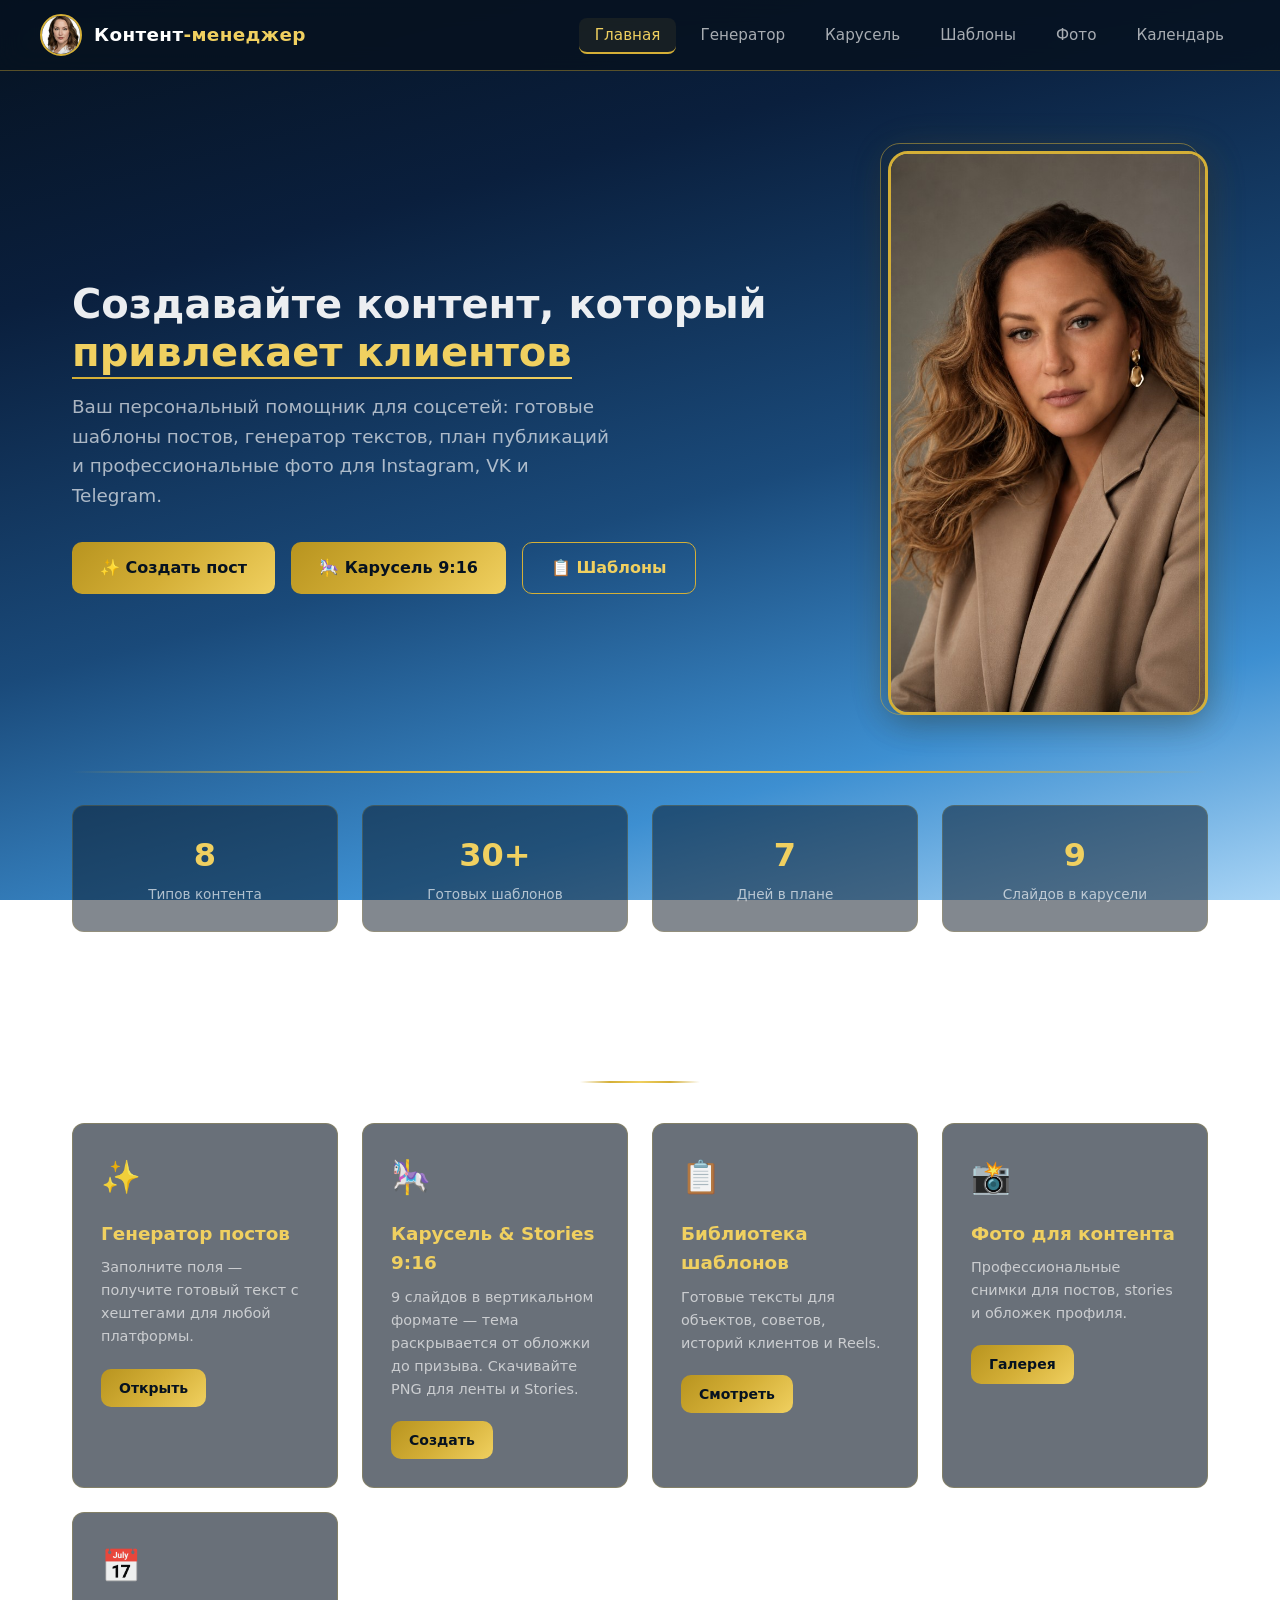
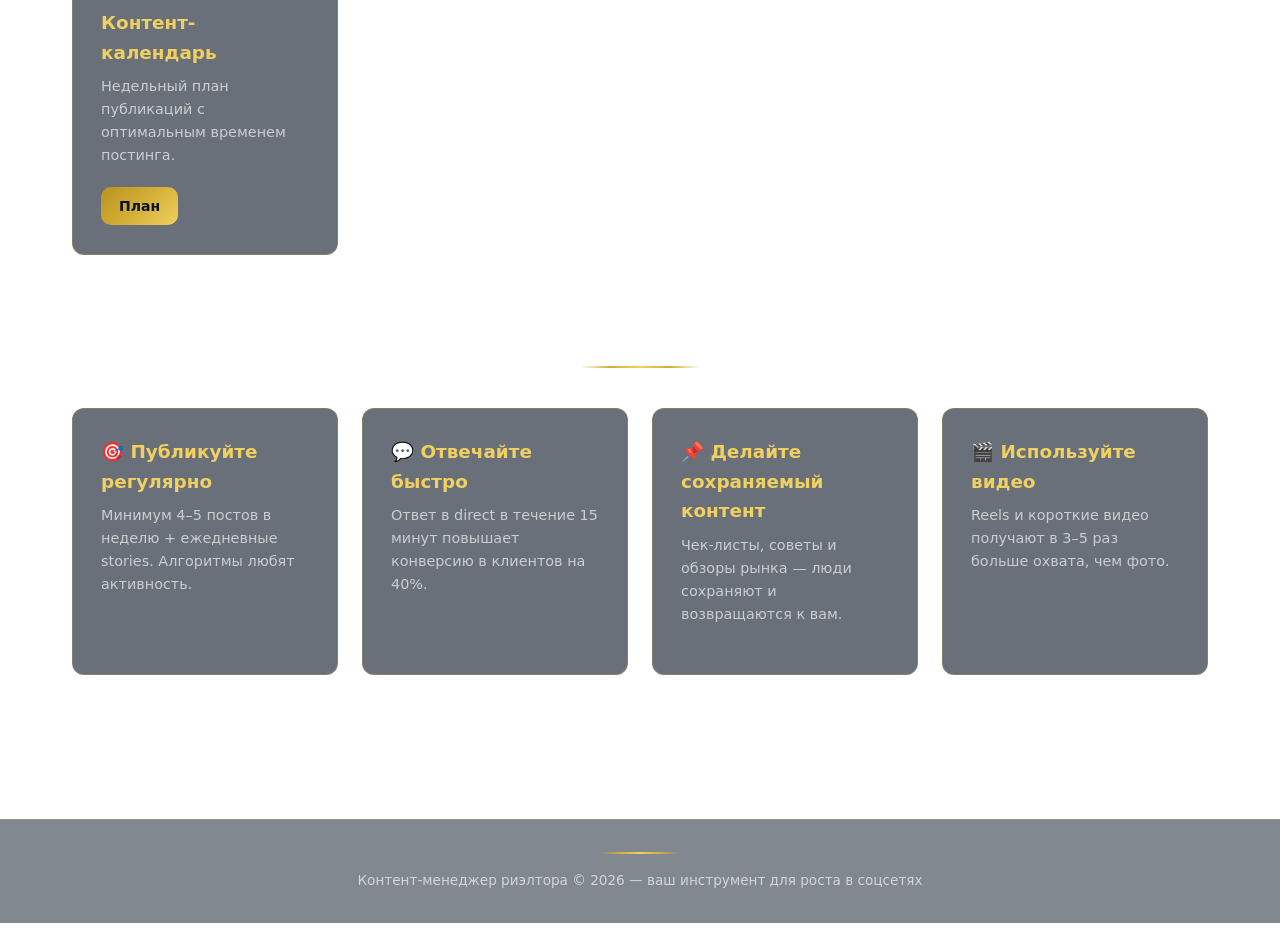
<file: index.html>
<!DOCTYPE html>
<html lang="ru">
<head>
  <meta charset="UTF-8">
  <meta name="viewport" content="width=device-width, initial-scale=1.0">
  <title>Контент-менеджер риэлтора — Главная</title>
  <link rel="stylesheet" href="css/styles.css">
</head>
<body>

  <nav class="navbar">
    <div class="navbar-inner">
      <a href="index.html" class="logo">
        <img src="assets/images/profile.png" alt="Профиль" class="logo-icon">
        <span class="logo-text">Контент<span>-менеджер</span></span>
      </a>
      <button class="menu-toggle" aria-label="Меню">☰</button>
      <ul class="nav-links">
        <li><a href="index.html" class="active">Главная</a></li>
        <li><a href="generator.html">Генератор</a></li>
        <li><a href="carousel.html">Карусель</a></li>
        <li><a href="templates.html">Шаблоны</a></li>
        <li><a href="gallery.html">Фото</a></li>
        <li><a href="calendar.html">Календарь</a></li>
      </ul>
    </div>
  </nav>

  <div class="container">
    <section class="hero">
      <div class="hero-content">
        <h1>Создавайте контент, который <span class="highlight">привлекает клиентов</span></h1>
        <p>Ваш персональный помощник для соцсетей: готовые шаблоны постов, генератор текстов, план публикаций и профессиональные фото для Instagram, VK и Telegram.</p>
        <div style="display: flex; gap: 1rem; flex-wrap: wrap;">
          <a href="generator.html" class="btn btn-primary">✨ Создать пост</a>
          <a href="carousel.html" class="btn btn-primary">🎠 Карусель 9:16</a>
          <a href="templates.html" class="btn btn-secondary">📋 Шаблоны</a>
        </div>
      </div>
      <div class="hero-photo">
        <img src="assets/images/portrait-beige.png" alt="Профессиональное фото риэлтора">
      </div>
    </section>

    <hr class="gold-line">

    <div class="stats-row">
      <div class="stat-item">
        <span class="stat-number">8</span>
        <span class="stat-label">Типов контента</span>
      </div>
      <div class="stat-item">
        <span class="stat-number">30+</span>
        <span class="stat-label">Готовых шаблонов</span>
      </div>
      <div class="stat-item">
        <span class="stat-number">7</span>
        <span class="stat-label">Дней в плане</span>
      </div>
      <div class="stat-item">
        <span class="stat-number">9</span>
        <span class="stat-label">Слайдов в карусели</span>
      </div>
    </div>

    <section class="section">
      <div class="section-header">
        <h2>Инструменты для роста</h2>
        <p>Всё необходимое для привлечения клиентов через социальные сети</p>
        <hr class="gold-line">
      </div>

      <div class="cards-grid">
        <div class="card">
          <div class="card-icon">✨</div>
          <h3>Генератор постов</h3>
          <p>Заполните поля — получите готовый текст с хештегами для любой платформы.</p>
          <a href="generator.html" class="btn btn-sm btn-primary">Открыть</a>
        </div>
        <div class="card">
          <div class="card-icon">🎠</div>
          <h3>Карусель & Stories 9:16</h3>
          <p>9 слайдов в вертикальном формате — тема раскрывается от обложки до призыва. Скачивайте PNG для ленты и Stories.</p>
          <a href="carousel.html" class="btn btn-sm btn-primary">Создать</a>
        </div>
        <div class="card">
          <div class="card-icon">📋</div>
          <h3>Библиотека шаблонов</h3>
          <p>Готовые тексты для объектов, советов, историй клиентов и Reels.</p>
          <a href="templates.html" class="btn btn-sm btn-primary">Смотреть</a>
        </div>
        <div class="card">
          <div class="card-icon">📸</div>
          <h3>Фото для контента</h3>
          <p>Профессиональные снимки для постов, stories и обложек профиля.</p>
          <a href="gallery.html" class="btn btn-sm btn-primary">Галерея</a>
        </div>
        <div class="card">
          <div class="card-icon">📅</div>
          <h3>Контент-календарь</h3>
          <p>Недельный план публикаций с оптимальным временем постинга.</p>
          <a href="calendar.html" class="btn btn-sm btn-primary">План</a>
        </div>
      </div>
    </section>

    <section class="section">
      <div class="section-header">
        <h2>Советы для роста аудитории</h2>
        <hr class="gold-line">
      </div>

      <div class="cards-grid">
        <div class="card">
          <h3>🎯 Публикуйте регулярно</h3>
          <p>Минимум 4–5 постов в неделю + ежедневные stories. Алгоритмы любят активность.</p>
        </div>
        <div class="card">
          <h3>💬 Отвечайте быстро</h3>
          <p>Ответ в direct в течение 15 минут повышает конверсию в клиентов на 40%.</p>
        </div>
        <div class="card">
          <h3>📌 Делайте сохраняемый контент</h3>
          <p>Чек-листы, советы и обзоры рынка — люди сохраняют и возвращаются к вам.</p>
        </div>
        <div class="card">
          <h3>🎬 Используйте видео</h3>
          <p>Reels и короткие видео получают в 3–5 раз больше охвата, чем фото.</p>
        </div>
      </div>
    </section>
  </div>

  <footer class="footer">
    <hr class="gold-line">
    <p>Контент-менеджер риэлтора © 2026 — ваш инструмент для роста в соцсетях</p>
  </footer>

  <script src="js/app.js"></script>
</body>
</html> а
</file>
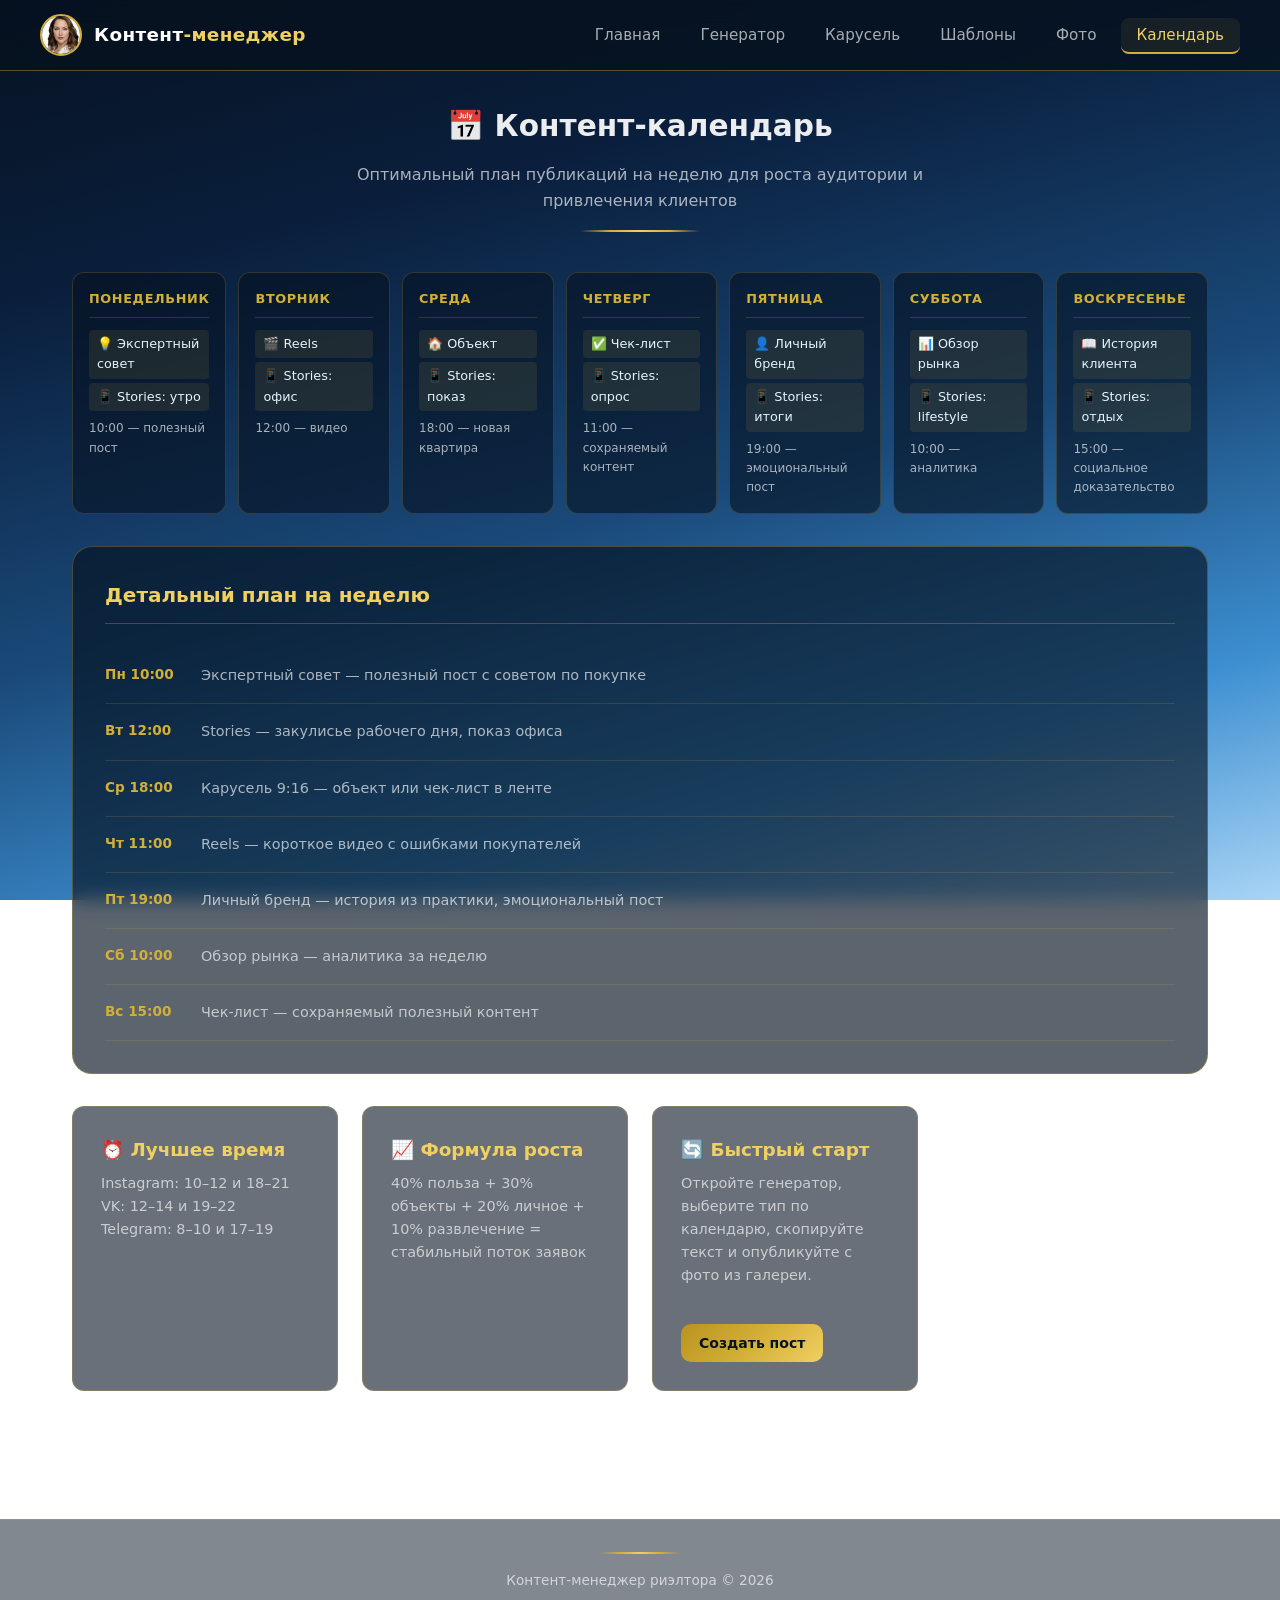
<file: calendar.html>
<!DOCTYPE html>
<html lang="ru">
<head>
  <meta charset="UTF-8">
  <meta name="viewport" content="width=device-width, initial-scale=1.0">
  <title>Календарь — Контент-менеджер риэлтора</title>
  <link rel="stylesheet" href="css/styles.css">
</head>
<body>

  <nav class="navbar">
    <div class="navbar-inner">
      <a href="index.html" class="logo">
        <img src="assets/images/profile.png" alt="Профиль" class="logo-icon">
        <span class="logo-text">Контент<span>-менеджер</span></span>
      </a>
      <button class="menu-toggle" aria-label="Меню">☰</button>
      <ul class="nav-links">
        <li><a href="index.html">Главная</a></li>
        <li><a href="generator.html">Генератор</a></li>
        <li><a href="carousel.html">Карусель</a></li>
        <li><a href="templates.html">Шаблоны</a></li>
        <li><a href="gallery.html">Фото</a></li>
        <li><a href="calendar.html" class="active">Календарь</a></li>
      </ul>
    </div>
  </nav>

  <div class="container">
    <div class="section-header">
      <h2>📅 Контент-календарь</h2>
      <p>Оптимальный план публикаций на неделю для роста аудитории и привлечения клиентов</p>
      <hr class="gold-line">
    </div>

    <div class="calendar-week">
      <div class="calendar-day">
        <div class="day-name">Понедельник</div>
        <div class="day-content">
          <span class="topic">💡 Экспертный совет</span>
          <span class="topic">📱 Stories: утро</span>
          <p style="margin-top: 8px; font-size: 0.75rem;">10:00 — полезный пост</p>
        </div>
      </div>
      <div class="calendar-day">
        <div class="day-name">Вторник</div>
        <div class="day-content">
          <span class="topic">🎬 Reels</span>
          <span class="topic">📱 Stories: офис</span>
          <p style="margin-top: 8px; font-size: 0.75rem;">12:00 — видео</p>
        </div>
      </div>
      <div class="calendar-day">
        <div class="day-name">Среда</div>
        <div class="day-content">
          <span class="topic">🏠 Объект</span>
          <span class="topic">📱 Stories: показ</span>
          <p style="margin-top: 8px; font-size: 0.75rem;">18:00 — новая квартира</p>
        </div>
      </div>
      <div class="calendar-day">
        <div class="day-name">Четверг</div>
        <div class="day-content">
          <span class="topic">✅ Чек-лист</span>
          <span class="topic">📱 Stories: опрос</span>
          <p style="margin-top: 8px; font-size: 0.75rem;">11:00 — сохраняемый контент</p>
        </div>
      </div>
      <div class="calendar-day">
        <div class="day-name">Пятница</div>
        <div class="day-content">
          <span class="topic">👤 Личный бренд</span>
          <span class="topic">📱 Stories: итоги</span>
          <p style="margin-top: 8px; font-size: 0.75rem;">19:00 — эмоциональный пост</p>
        </div>
      </div>
      <div class="calendar-day">
        <div class="day-name">Суббота</div>
        <div class="day-content">
          <span class="topic">📊 Обзор рынка</span>
          <span class="topic">📱 Stories: lifestyle</span>
          <p style="margin-top: 8px; font-size: 0.75rem;">10:00 — аналитика</p>
        </div>
      </div>
      <div class="calendar-day">
        <div class="day-name">Воскресенье</div>
        <div class="day-content">
          <span class="topic">📖 История клиента</span>
          <span class="topic">📱 Stories: отдых</span>
          <p style="margin-top: 8px; font-size: 0.75rem;">15:00 — социальное доказательство</p>
        </div>
      </div>
    </div>

    <div class="content-plan panel" style="margin-top: 2rem;">
      <h3 class="panel-title">Детальный план на неделю</h3>
      <ul id="content-plan" class="plan-list"></ul>
    </div>

    <div class="cards-grid" style="margin-top: 2rem;">
      <div class="card">
        <h3>⏰ Лучшее время</h3>
        <p>Instagram: 10–12 и 18–21<br>VK: 12–14 и 19–22<br>Telegram: 8–10 и 17–19</p>
      </div>
      <div class="card">
        <h3>📈 Формула роста</h3>
        <p>40% польза + 30% объекты + 20% личное + 10% развлечение = стабильный поток заявок</p>
      </div>
      <div class="card">
        <h3>🔄 Быстрый старт</h3>
        <p>Откройте генератор, выберите тип по календарю, скопируйте текст и опубликуйте с фото из галереи.</p>
        <a href="generator.html" class="btn btn-sm btn-primary" style="margin-top: 1rem;">Создать пост</a>
      </div>
    </div>
  </div>

  <footer class="footer">
    <hr class="gold-line">
    <p>Контент-менеджер риэлтора © 2026</p>
  </footer>

  <script src="js/app.js"></script>
</body>
</html>
</file>
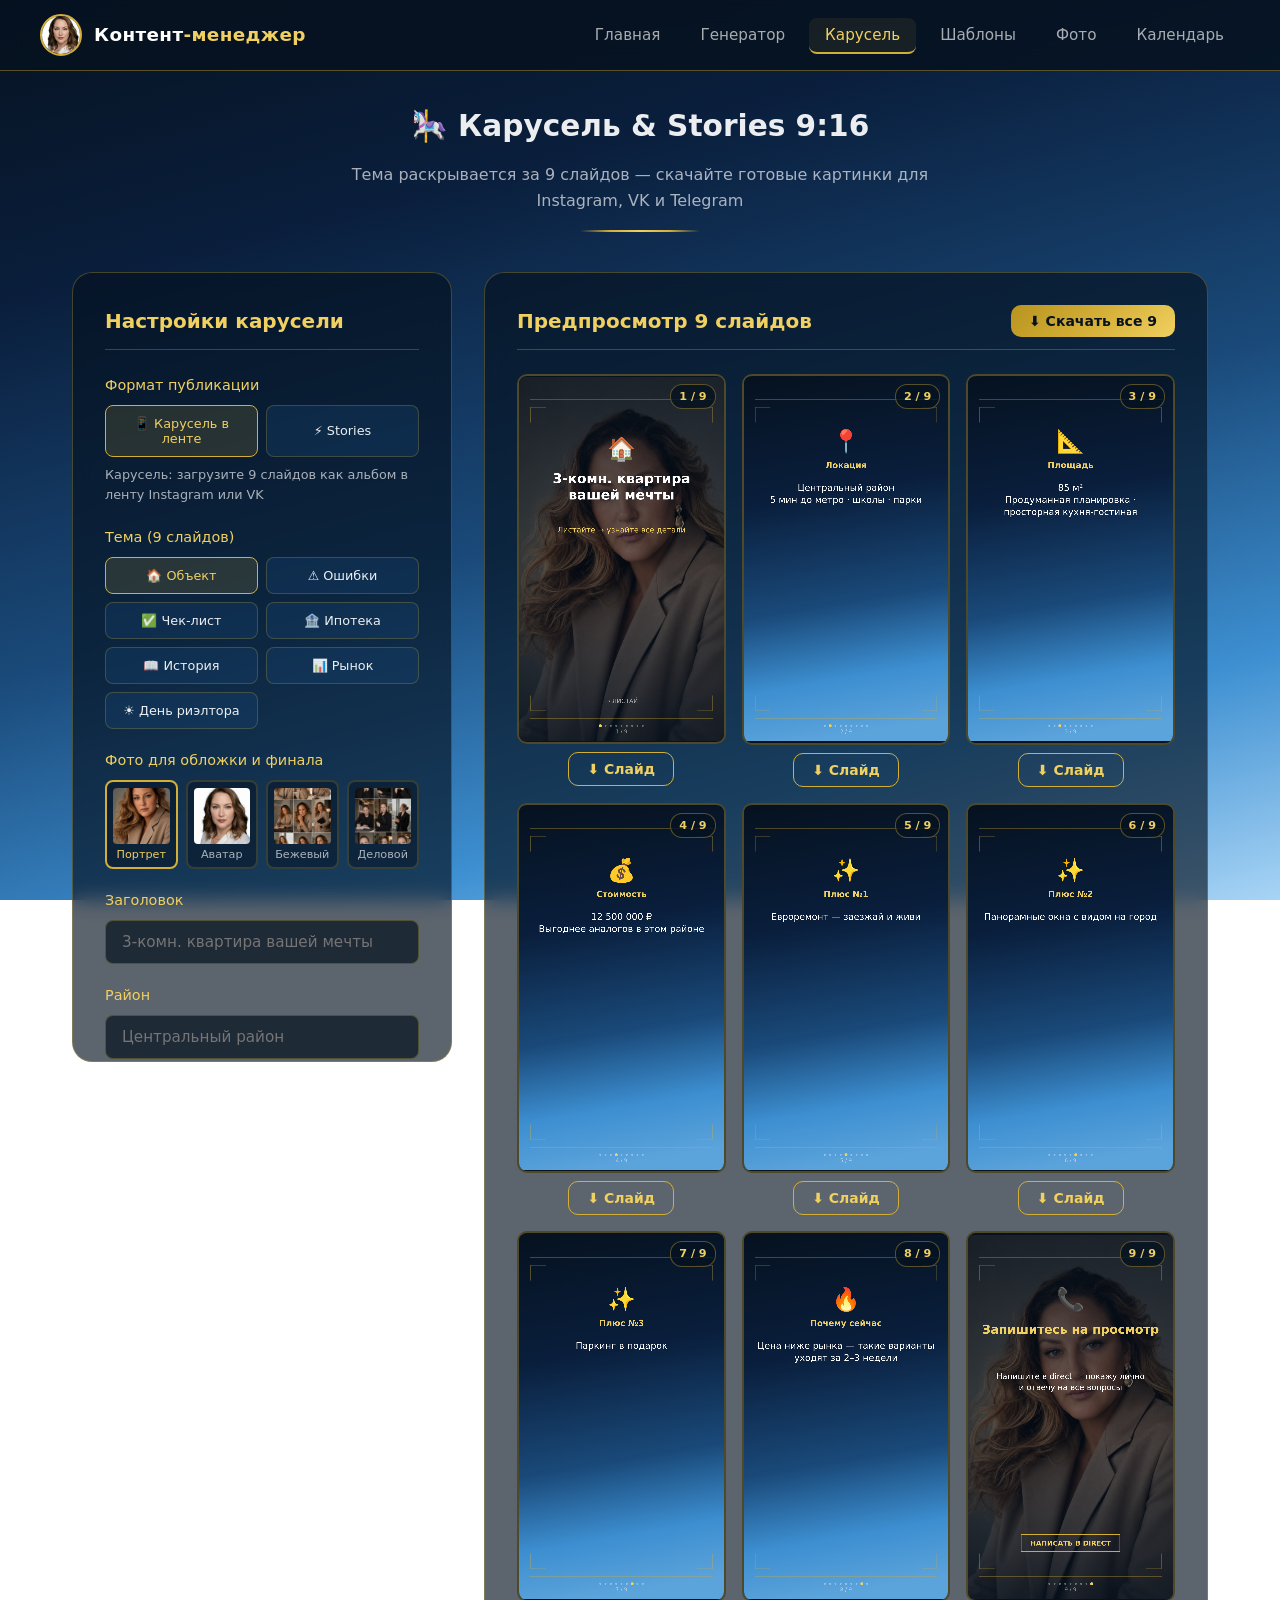
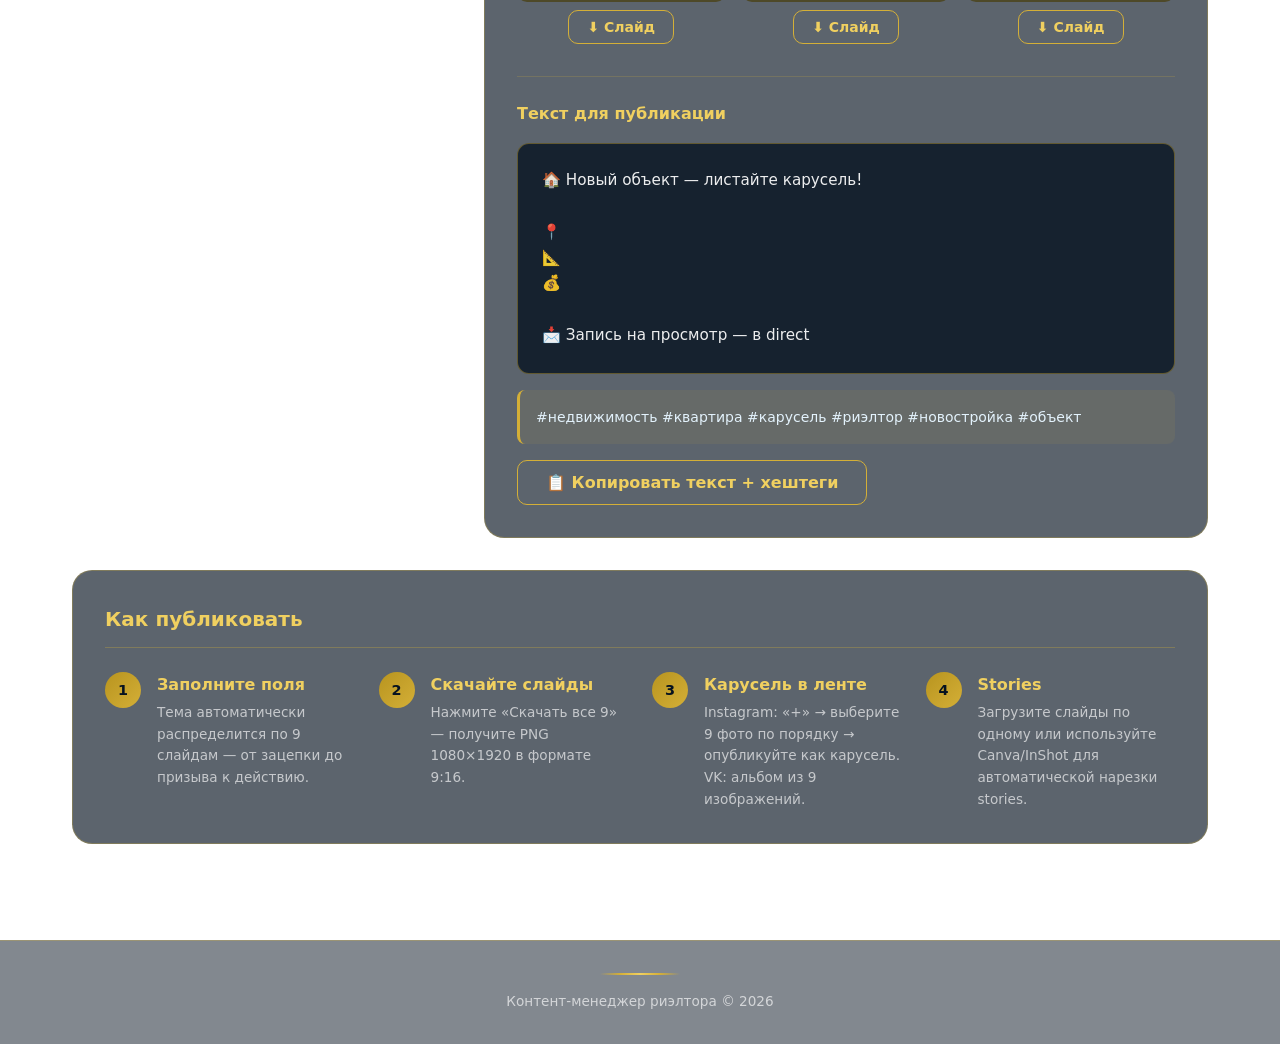
<file: carousel.html>
<!DOCTYPE html>
<html lang="ru">
<head>
  <meta charset="UTF-8">
  <meta name="viewport" content="width=device-width, initial-scale=1.0">
  <title>Карусель 9:16 — Контент-менеджер риэлтора</title>
  <link rel="stylesheet" href="css/styles.css">
</head>
<body id="carousel-page">

  <nav class="navbar">
    <div class="navbar-inner">
      <a href="index.html" class="logo">
        <img src="assets/images/profile.png" alt="Профиль" class="logo-icon">
        <span class="logo-text">Контент<span>-менеджер</span></span>
      </a>
      <button class="menu-toggle" aria-label="Меню">☰</button>
      <ul class="nav-links">
        <li><a href="index.html">Главная</a></li>
        <li><a href="generator.html">Генератор</a></li>
        <li><a href="carousel.html" class="active">Карусель</a></li>
        <li><a href="templates.html">Шаблоны</a></li>
        <li><a href="gallery.html">Фото</a></li>
        <li><a href="calendar.html">Календарь</a></li>
      </ul>
    </div>
  </nav>

  <div class="container">
    <div class="section-header">
      <h2>🎠 Карусель & Stories 9:16</h2>
      <p>Тема раскрывается за 9 слайдов — скачайте готовые картинки для Instagram, VK и Telegram</p>
      <hr class="gold-line">
    </div>

    <div class="carousel-layout">
      <div class="panel carousel-settings">
        <h3 class="panel-title">Настройки карусели</h3>

        <div class="form-group">
          <label>Формат публикации</label>
          <div class="format-tabs">
            <button class="format-btn" data-format="carousel">📱 Карусель в ленте</button>
            <button class="format-btn" data-format="stories">⚡ Stories</button>
          </div>
          <p id="format-hint" class="format-hint">Карусель: загрузите 9 слайдов как альбом в ленту Instagram или VK</p>
        </div>

        <div class="form-group">
          <label>Тема (9 слайдов)</label>
          <div class="carousel-themes">
            <button class="carousel-theme-btn" data-theme="property">🏠 Объект</button>
            <button class="carousel-theme-btn" data-theme="mistakes">⚠️ Ошибки</button>
            <button class="carousel-theme-btn" data-theme="checklist">✅ Чек-лист</button>
            <button class="carousel-theme-btn" data-theme="mortgage">🏦 Ипотека</button>
            <button class="carousel-theme-btn" data-theme="story">📖 История</button>
            <button class="carousel-theme-btn" data-theme="market">📊 Рынок</button>
            <button class="carousel-theme-btn" data-theme="day">☀️ День риэлтора</button>
          </div>
        </div>

        <div class="form-group">
          <label>Фото для обложки и финала</label>
          <div class="photo-picks">
            <button class="photo-pick" data-photo="portrait"><img src="assets/images/portrait-beige.png" alt=""><span>Портрет</span></button>
            <button class="photo-pick" data-photo="profile"><img src="assets/images/profile.png" alt=""><span>Аватар</span></button>
            <button class="photo-pick" data-photo="beige"><img src="assets/images/gallery-beige.png" alt=""><span>Бежевый</span></button>
            <button class="photo-pick" data-photo="black"><img src="assets/images/gallery-black.png" alt=""><span>Деловой</span></button>
          </div>
        </div>

        <div id="carousel-fields"></div>

        <div class="carousel-info">
          <strong>Формат:</strong> 1080 × 1920 px (9:16)<br>
          <strong>Слайдов:</strong> 9 — тема раскрывается от обложки до призыва
        </div>
      </div>

      <div class="panel carousel-preview-panel">
        <div class="preview-header">
          <h3 class="panel-title" style="margin:0;border:none;padding:0;">Предпросмотр 9 слайдов</h3>
          <button id="download-all" class="btn btn-primary btn-sm">⬇ Скачать все 9</button>
        </div>

        <div id="slides-grid" class="slides-grid"></div>

        <div class="caption-block">
          <h4>Текст для публикации</h4>
          <div id="carousel-caption" class="output-box" style="min-height:100px;"></div>
          <div id="carousel-hashtags" class="hashtags-box"></div>
          <button id="copy-caption" class="btn btn-secondary" style="margin-top:1rem;">📋 Копировать текст + хештеги</button>
        </div>
      </div>
    </div>

    <div class="carousel-guide panel" style="margin-top:2rem;">
      <h3 class="panel-title">Как публиковать</h3>
      <div class="guide-steps">
        <div class="guide-step">
          <span class="guide-num">1</span>
          <div>
            <strong>Заполните поля</strong>
            <p>Тема автоматически распределится по 9 слайдам — от зацепки до призыва к действию.</p>
          </div>
        </div>
        <div class="guide-step">
          <span class="guide-num">2</span>
          <div>
            <strong>Скачайте слайды</strong>
            <p>Нажмите «Скачать все 9» — получите PNG 1080×1920 в формате 9:16.</p>
          </div>
        </div>
        <div class="guide-step">
          <span class="guide-num">3</span>
          <div>
            <strong>Карусель в ленте</strong>
            <p>Instagram: «+» → выберите 9 фото по порядку → опубликуйте как карусель. VK: альбом из 9 изображений.</p>
          </div>
        </div>
        <div class="guide-step">
          <span class="guide-num">4</span>
          <div>
            <strong>Stories</strong>
            <p>Загрузите слайды по одному или используйте Canva/InShot для автоматической нарезки stories.</p>
          </div>
        </div>
      </div>
    </div>
  </div>

  <footer class="footer">
    <hr class="gold-line">
    <p>Контент-менеджер риэлтора © 2026</p>
  </footer>

  <script src="js/app.js"></script>
  <script src="js/carousel.js"></script>
</body>
</html>
</file>
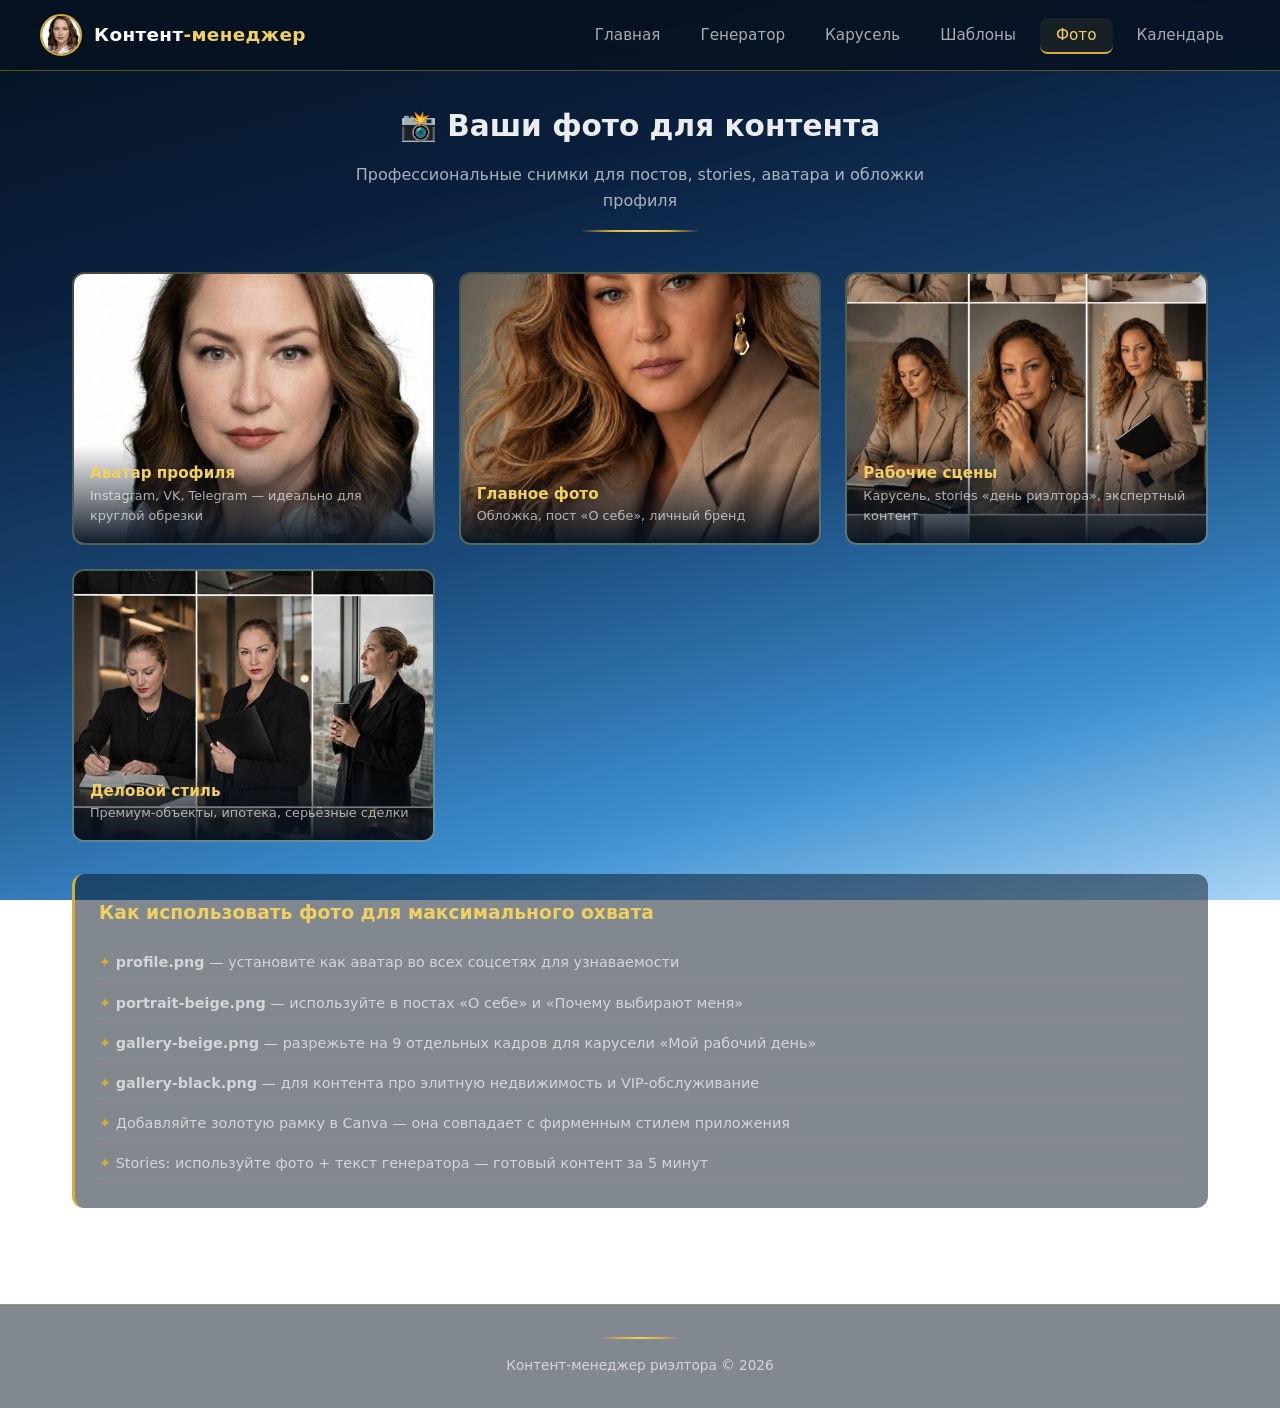
<file: gallery.html>
<!DOCTYPE html>
<html lang="ru">
<head>
  <meta charset="UTF-8">
  <meta name="viewport" content="width=device-width, initial-scale=1.0">
  <title>Фото — Контент-менеджер риэлтора</title>
  <link rel="stylesheet" href="css/styles.css">
</head>
<body>

  <nav class="navbar">
    <div class="navbar-inner">
      <a href="index.html" class="logo">
        <img src="assets/images/profile.png" alt="Профиль" class="logo-icon">
        <span class="logo-text">Контент<span>-менеджер</span></span>
      </a>
      <button class="menu-toggle" aria-label="Меню">☰</button>
      <ul class="nav-links">
        <li><a href="index.html">Главная</a></li>
        <li><a href="generator.html">Генератор</a></li>
        <li><a href="carousel.html">Карусель</a></li>
        <li><a href="templates.html">Шаблоны</a></li>
        <li><a href="gallery.html" class="active">Фото</a></li>
        <li><a href="calendar.html">Календарь</a></li>
      </ul>
    </div>
  </nav>

  <div class="container">
    <div class="section-header">
      <h2>📸 Ваши фото для контента</h2>
      <p>Профессиональные снимки для постов, stories, аватара и обложки профиля</p>
      <hr class="gold-line">
    </div>

    <div class="gallery-grid">
      <div class="gallery-item">
        <img src="assets/images/profile.png" alt="Портрет на белом фоне">
        <div class="gallery-caption">
          <h4>Аватар профиля</h4>
          <p>Instagram, VK, Telegram — идеально для круглой обрезки</p>
        </div>
      </div>
      <div class="gallery-item">
        <img src="assets/images/portrait-beige.png" alt="Портрет в бежевом пиджаке">
        <div class="gallery-caption">
          <h4>Главное фото</h4>
          <p>Обложка, пост «О себе», личный бренд</p>
        </div>
      </div>
      <div class="gallery-item">
        <img src="assets/images/gallery-beige.png" alt="Коллаж в бежевом костюме">
        <div class="gallery-caption">
          <h4>Рабочие сцены</h4>
          <p>Карусель, stories «день риэлтора», экспертный контент</p>
        </div>
      </div>
      <div class="gallery-item">
        <img src="assets/images/gallery-black.png" alt="Коллаж в чёрном костюме">
        <div class="gallery-caption">
          <h4>Деловой стиль</h4>
          <p>Премиум-объекты, ипотека, серьёзные сделки</p>
        </div>
      </div>
    </div>

    <div class="gallery-tips">
      <h3>Как использовать фото для максимального охвата</h3>
      <ul>
        <li><strong>profile.png</strong> — установите как аватар во всех соцсетях для узнаваемости</li>
        <li><strong>portrait-beige.png</strong> — используйте в постах «О себе» и «Почему выбирают меня»</li>
        <li><strong>gallery-beige.png</strong> — разрежьте на 9 отдельных кадров для карусели «Мой рабочий день»</li>
        <li><strong>gallery-black.png</strong> — для контента про элитную недвижимость и VIP-обслуживание</li>
        <li>Добавляйте золотую рамку в Canva — она совпадает с фирменным стилем приложения</li>
        <li>Stories: используйте фото + текст генератора — готовый контент за 5 минут</li>
      </ul>
    </div>
  </div>

  <footer class="footer">
    <hr class="gold-line">
    <p>Контент-менеджер риэлтора © 2026</p>
  </footer>

  <script src="js/app.js"></script>
</body>
</html>
</file>
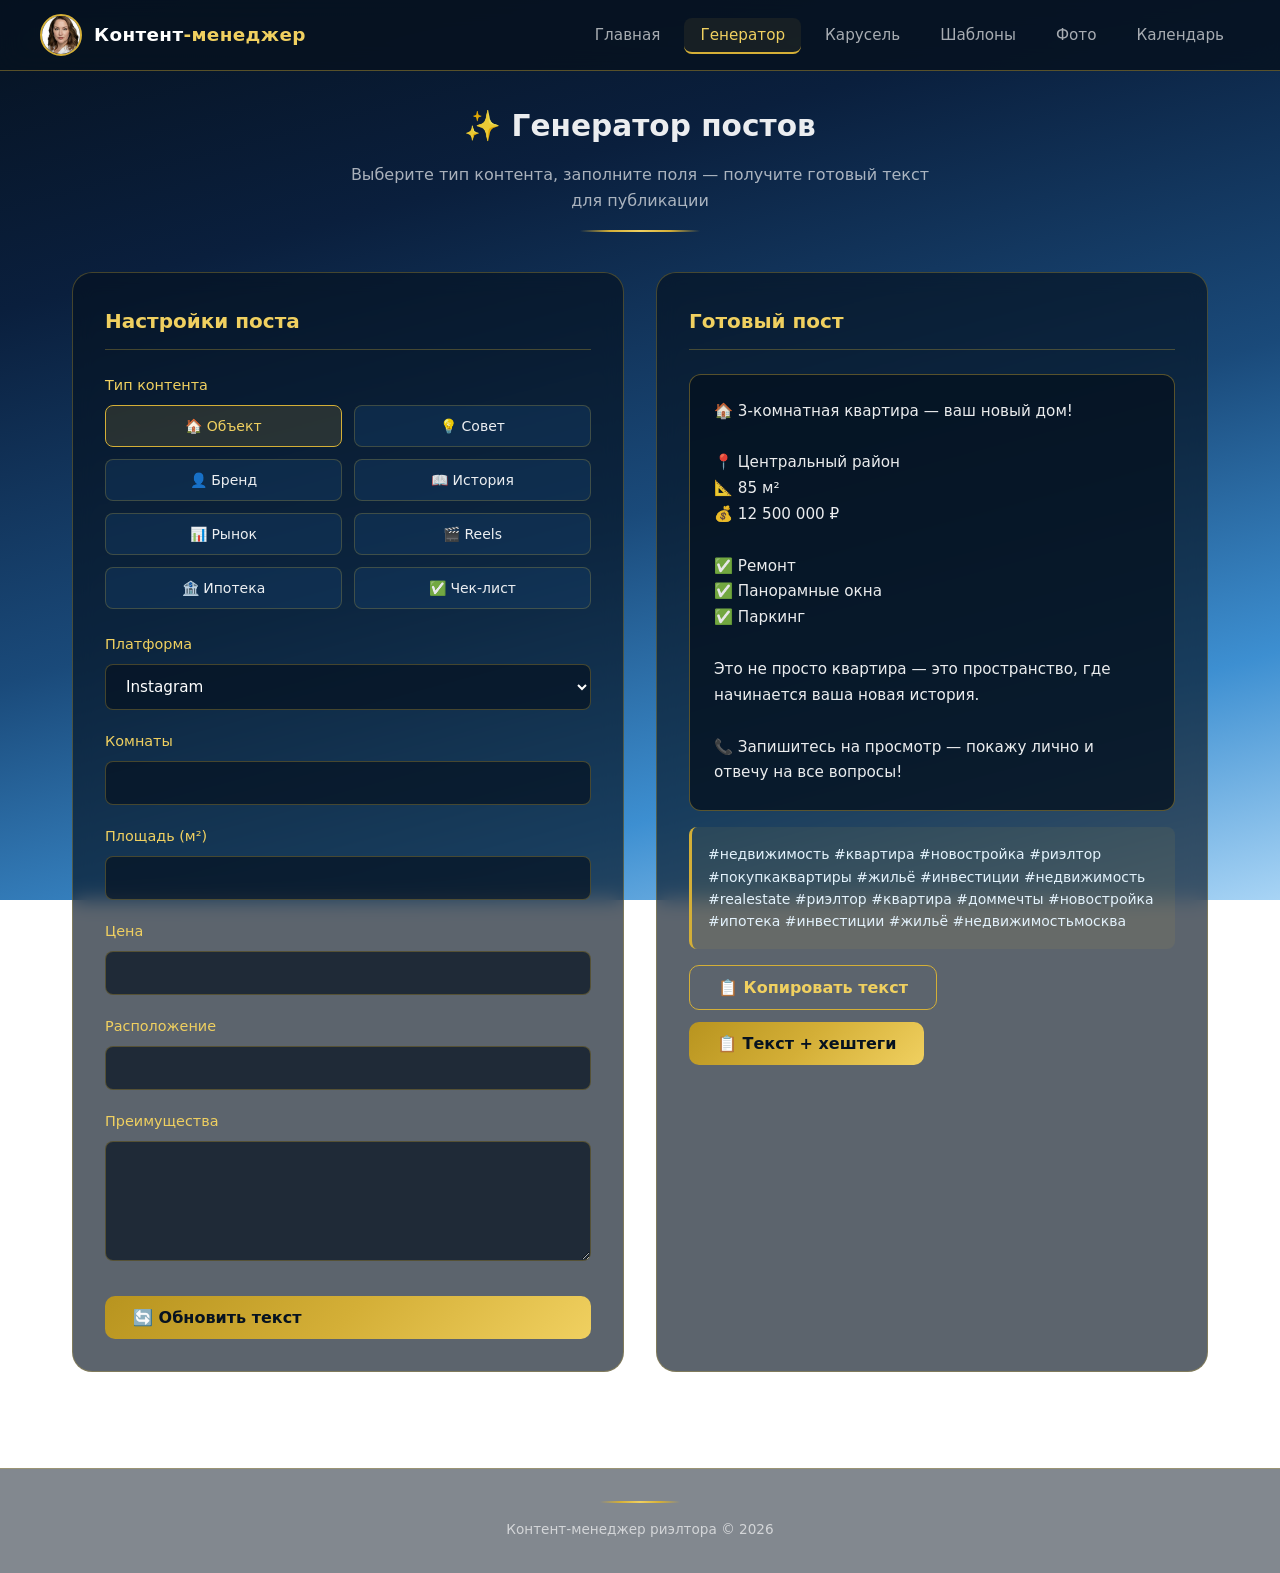
<file: generator.html>
<!DOCTYPE html>
<html lang="ru">
<head>
  <meta charset="UTF-8">
  <meta name="viewport" content="width=device-width, initial-scale=1.0">
  <title>Генератор постов — Контент-менеджер риэлтора</title>
  <link rel="stylesheet" href="css/styles.css">
</head>
<body>

  <nav class="navbar">
    <div class="navbar-inner">
      <a href="index.html" class="logo">
        <img src="assets/images/profile.png" alt="Профиль" class="logo-icon">
        <span class="logo-text">Контент<span>-менеджер</span></span>
      </a>
      <button class="menu-toggle" aria-label="Меню">☰</button>
      <ul class="nav-links">
        <li><a href="index.html">Главная</a></li>
        <li><a href="generator.html" class="active">Генератор</a></li>
        <li><a href="carousel.html">Карусель</a></li>
        <li><a href="templates.html">Шаблоны</a></li>
        <li><a href="gallery.html">Фото</a></li>
        <li><a href="calendar.html">Календарь</a></li>
      </ul>
    </div>
  </nav>

  <div class="container">
    <div class="section-header">
      <h2>✨ Генератор постов</h2>
      <p>Выберите тип контента, заполните поля — получите готовый текст для публикации</p>
      <hr class="gold-line">
    </div>

    <div class="generator-layout">
      <div class="panel">
        <h3 class="panel-title">Настройки поста</h3>

        <div class="form-group">
          <label>Тип контента</label>
          <div class="post-types">
            <button class="post-type-btn" data-type="property">🏠 Объект</button>
            <button class="post-type-btn" data-type="tips">💡 Совет</button>
            <button class="post-type-btn" data-type="personal">👤 Бренд</button>
            <button class="post-type-btn" data-type="story">📖 История</button>
            <button class="post-type-btn" data-type="market">📊 Рынок</button>
            <button class="post-type-btn" data-type="reels">🎬 Reels</button>
            <button class="post-type-btn" data-type="mortgage">🏦 Ипотека</button>
            <button class="post-type-btn" data-type="checklist">✅ Чек-лист</button>
          </div>
        </div>

        <div class="form-group">
          <label for="platform">Платформа</label>
          <select id="platform">
            <option value="instagram">Instagram</option>
            <option value="vk">ВКонтакте</option>
            <option value="telegram">Telegram</option>
          </select>
        </div>

        <div id="form-fields"></div>

        <button id="generate-btn" class="btn btn-primary" style="width: 100%; margin-top: 0.5rem;">🔄 Обновить текст</button>
      </div>

      <div class="panel">
        <h3 class="panel-title">Готовый пост</h3>
        <div id="output" class="output-box"></div>
        <div id="hashtags" class="hashtags-box"></div>
        <div class="output-actions">
          <button id="copy-btn" class="btn btn-secondary">📋 Копировать текст</button>
          <button id="copy-all-btn" class="btn btn-primary">📋 Текст + хештеги</button>
        </div>
      </div>
    </div>
  </div>

  <footer class="footer">
    <hr class="gold-line">
    <p>Контент-менеджер риэлтора © 2026</p>
  </footer>

  <script src="js/app.js"></script>
</body>
</html>
</file>
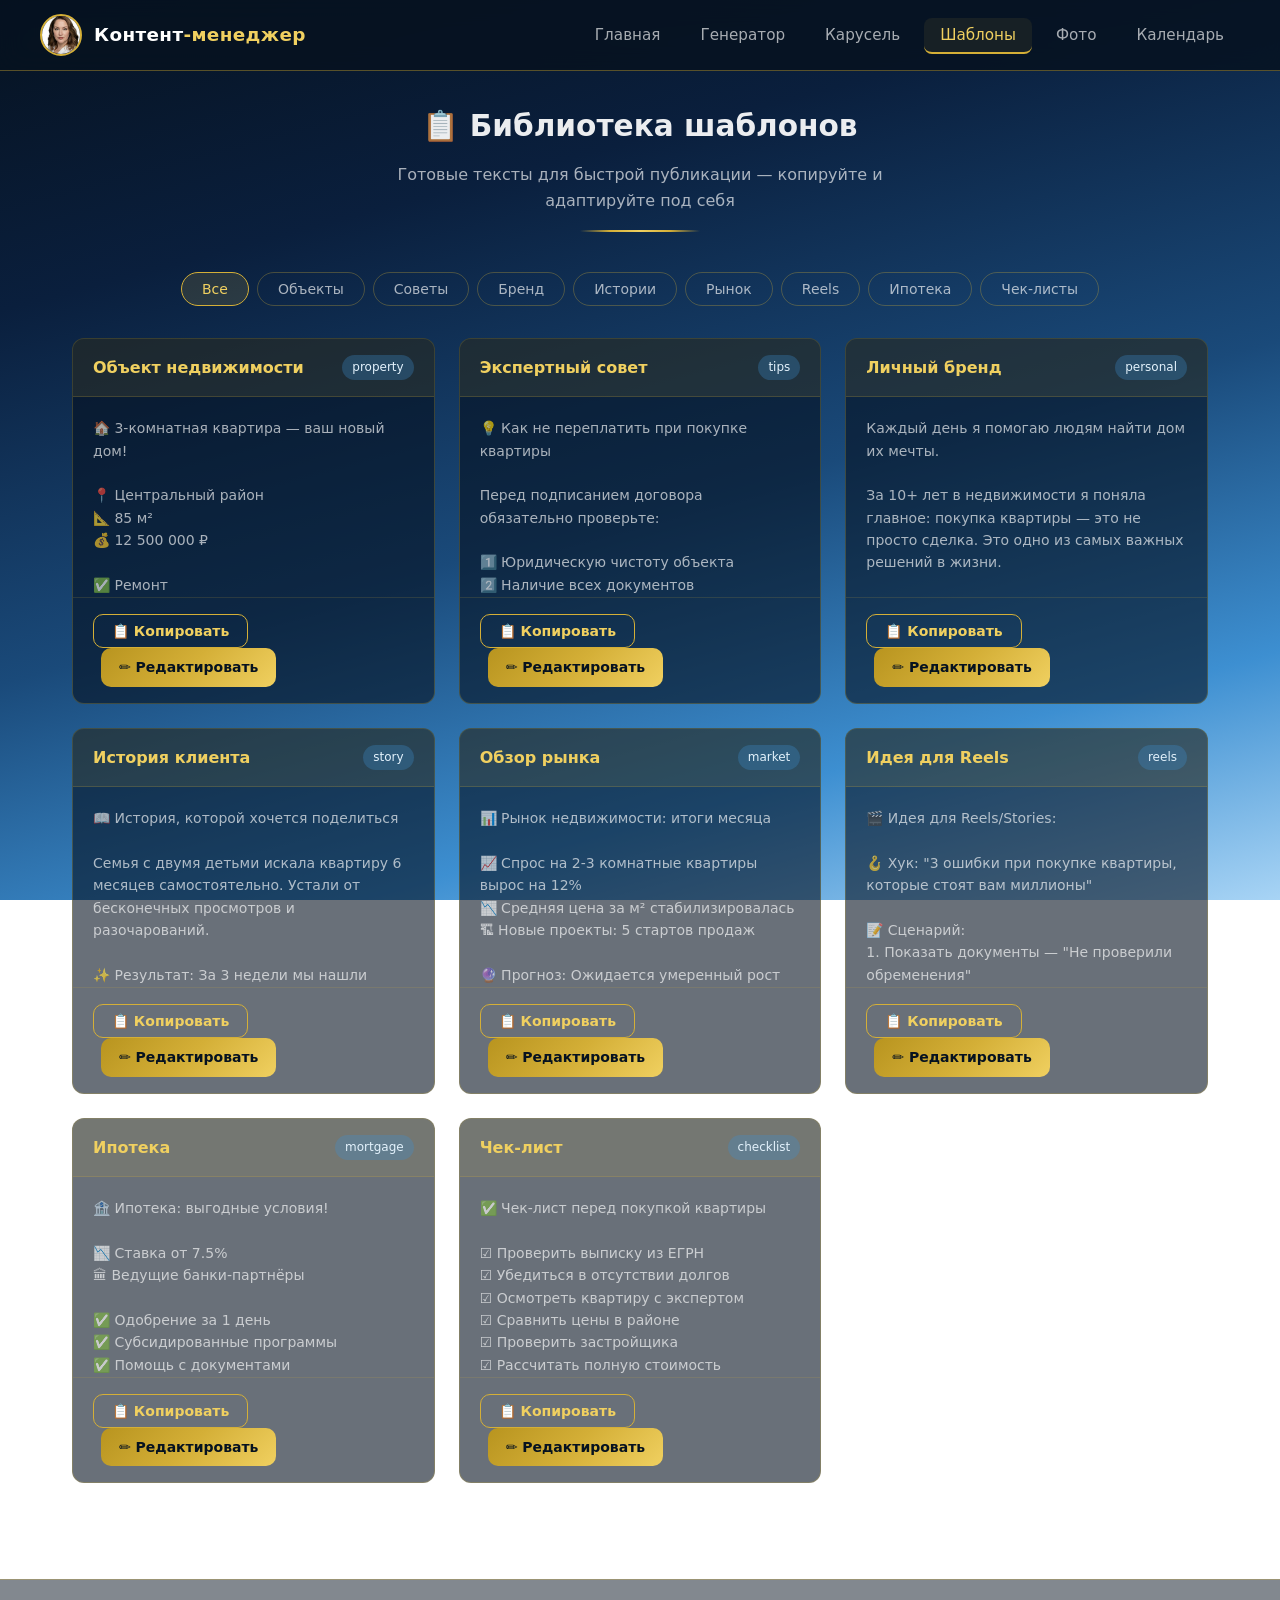
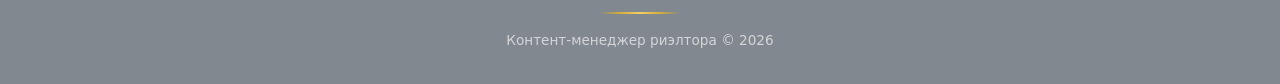
<file: templates.html>
<!DOCTYPE html>
<html lang="ru">
<head>
  <meta charset="UTF-8">
  <meta name="viewport" content="width=device-width, initial-scale=1.0">
  <title>Шаблоны — Контент-менеджер риэлтора</title>
  <link rel="stylesheet" href="css/styles.css">
</head>
<body>

  <nav class="navbar">
    <div class="navbar-inner">
      <a href="index.html" class="logo">
        <img src="assets/images/profile.png" alt="Профиль" class="logo-icon">
        <span class="logo-text">Контент<span>-менеджер</span></span>
      </a>
      <button class="menu-toggle" aria-label="Меню">☰</button>
      <ul class="nav-links">
        <li><a href="index.html">Главная</a></li>
        <li><a href="generator.html">Генератор</a></li>
        <li><a href="carousel.html">Карусель</a></li>
        <li><a href="templates.html" class="active">Шаблоны</a></li>
        <li><a href="gallery.html">Фото</a></li>
        <li><a href="calendar.html">Календарь</a></li>
      </ul>
    </div>
  </nav>

  <div class="container">
    <div class="section-header">
      <h2>📋 Библиотека шаблонов</h2>
      <p>Готовые тексты для быстрой публикации — копируйте и адаптируйте под себя</p>
      <hr class="gold-line">
    </div>

    <div class="filter-tabs">
      <button class="filter-tab active" data-filter="all">Все</button>
      <button class="filter-tab" data-filter="property">Объекты</button>
      <button class="filter-tab" data-filter="tips">Советы</button>
      <button class="filter-tab" data-filter="personal">Бренд</button>
      <button class="filter-tab" data-filter="story">Истории</button>
      <button class="filter-tab" data-filter="market">Рынок</button>
      <button class="filter-tab" data-filter="reels">Reels</button>
      <button class="filter-tab" data-filter="mortgage">Ипотека</button>
      <button class="filter-tab" data-filter="checklist">Чек-листы</button>
    </div>

    <div id="templates-grid" class="templates-grid"></div>
  </div>

  <footer class="footer">
    <hr class="gold-line">
    <p>Контент-менеджер риэлтора © 2026</p>
  </footer>

  <script src="js/app.js"></script>
</body>
</html>
</file>
<file: css/styles.css>
/* ===== Контент-менеджер риэлтора — стили ===== */

:root {
  --blue-darkest: #061220;
  --blue-dark: #0a1f3d;
  --blue-mid: #1a4a7a;
  --blue-light: #3d8fd1;
  --blue-lightest: #a8d4f5;
  --blue-pale: #e3f2fc;
  --gold: #d4af37;
  --gold-light: #f0d060;
  --gold-dark: #b8941f;
  --white: #ffffff;
  --text-light: rgba(255, 255, 255, 0.92);
  --text-muted: rgba(255, 255, 255, 0.65);
  --shadow: 0 8px 32px rgba(0, 0, 0, 0.3);
  --radius: 12px;
  --radius-lg: 20px;
  --font: 'Segoe UI', system-ui, -apple-system, sans-serif;
}

*, *::before, *::after {
  box-sizing: border-box;
  margin: 0;
  padding: 0;
}

html {
  scroll-behavior: smooth;
}

body {
  font-family: var(--font);
  background: linear-gradient(165deg, var(--blue-darkest) 0%, var(--blue-dark) 25%, var(--blue-mid) 55%, var(--blue-light) 80%, var(--blue-lightest) 100%);
  background-attachment: fixed;
  min-height: 100vh;
  color: var(--text-light);
  line-height: 1.6;
}

/* Золотые декоративные линии */
.gold-line {
  height: 2px;
  background: linear-gradient(90deg, transparent, var(--gold), var(--gold-light), var(--gold), transparent);
  border: none;
}

.gold-line-vertical {
  width: 2px;
  background: linear-gradient(180deg, transparent, var(--gold), var(--gold-light), var(--gold), transparent);
}

.gold-border {
  border: 1px solid var(--gold);
  box-shadow: 0 0 12px rgba(212, 175, 55, 0.2);
}

/* ===== Навигация ===== */
.navbar {
  position: sticky;
  top: 0;
  z-index: 100;
  background: rgba(6, 18, 32, 0.85);
  backdrop-filter: blur(12px);
  border-bottom: 1px solid rgba(212, 175, 55, 0.4);
  padding: 0 2rem;
}

.navbar-inner {
  max-width: 1200px;
  margin: 0 auto;
  display: flex;
  align-items: center;
  justify-content: space-between;
  height: 70px;
}

.logo {
  display: flex;
  align-items: center;
  gap: 12px;
  text-decoration: none;
  color: var(--white);
}

.logo-icon {
  width: 42px;
  height: 42px;
  border-radius: 50%;
  border: 2px solid var(--gold);
  object-fit: cover;
}

.logo-text {
  font-size: 1.15rem;
  font-weight: 600;
  letter-spacing: 0.02em;
}

.logo-text span {
  color: var(--gold-light);
}

.nav-links {
  display: flex;
  gap: 8px;
  list-style: none;
}

.nav-links a {
  color: var(--text-muted);
  text-decoration: none;
  padding: 8px 16px;
  border-radius: 8px;
  font-size: 0.95rem;
  transition: all 0.25s;
  border-bottom: 2px solid transparent;
}

.nav-links a:hover,
.nav-links a.active {
  color: var(--gold-light);
  border-bottom-color: var(--gold);
  background: rgba(212, 175, 55, 0.08);
}

.menu-toggle {
  display: none;
  background: none;
  border: 1px solid var(--gold);
  color: var(--gold);
  padding: 8px 12px;
  border-radius: 8px;
  cursor: pointer;
  font-size: 1.2rem;
}

/* ===== Контейнер ===== */
.container {
  max-width: 1200px;
  margin: 0 auto;
  padding: 2rem;
}

/* ===== Hero ===== */
.hero {
  display: grid;
  grid-template-columns: 1fr 320px;
  gap: 3rem;
  align-items: center;
  padding: 3rem 0;
}

.hero-content h1 {
  font-size: 2.5rem;
  font-weight: 700;
  line-height: 1.2;
  margin-bottom: 1rem;
}

.hero-content h1 .highlight {
  color: var(--gold-light);
  position: relative;
}

.hero-content h1 .highlight::after {
  content: '';
  position: absolute;
  bottom: -4px;
  left: 0;
  right: 0;
  height: 2px;
  background: linear-gradient(90deg, var(--gold), var(--gold-light));
}

.hero-content p {
  font-size: 1.15rem;
  color: var(--text-muted);
  margin-bottom: 2rem;
  max-width: 540px;
}

.hero-photo {
  position: relative;
}

.hero-photo img {
  width: 100%;
  border-radius: var(--radius-lg);
  border: 3px solid var(--gold);
  box-shadow: var(--shadow), 0 0 40px rgba(212, 175, 55, 0.15);
}

.hero-photo::before {
  content: '';
  position: absolute;
  top: -8px;
  left: -8px;
  right: 8px;
  bottom: 8px;
  border: 1px solid rgba(212, 175, 55, 0.5);
  border-radius: var(--radius-lg);
  pointer-events: none;
}

/* ===== Кнопки ===== */
.btn {
  display: inline-flex;
  align-items: center;
  gap: 8px;
  padding: 12px 28px;
  border-radius: 10px;
  font-size: 1rem;
  font-weight: 600;
  cursor: pointer;
  transition: all 0.25s;
  text-decoration: none;
  border: none;
  font-family: inherit;
}

.btn-primary {
  background: linear-gradient(135deg, var(--gold-dark), var(--gold), var(--gold-light));
  color: var(--blue-darkest);
}

.btn-primary:hover {
  transform: translateY(-2px);
  box-shadow: 0 6px 20px rgba(212, 175, 55, 0.4);
}

.btn-secondary {
  background: transparent;
  color: var(--gold-light);
  border: 1px solid var(--gold);
}

.btn-secondary:hover {
  background: rgba(212, 175, 55, 0.12);
}

.btn-sm {
  padding: 8px 18px;
  font-size: 0.875rem;
}

/* ===== Карточки ===== */
.cards-grid {
  display: grid;
  grid-template-columns: repeat(auto-fill, minmax(260px, 1fr));
  gap: 1.5rem;
  margin: 2rem 0;
}

.card {
  background: rgba(6, 18, 32, 0.6);
  backdrop-filter: blur(8px);
  border-radius: var(--radius);
  padding: 1.75rem;
  border: 1px solid rgba(212, 175, 55, 0.25);
  transition: all 0.3s;
  position: relative;
  overflow: hidden;
}

.card::before {
  content: '';
  position: absolute;
  top: 0;
  left: 0;
  right: 0;
  height: 2px;
  background: linear-gradient(90deg, transparent, var(--gold), transparent);
  opacity: 0;
  transition: opacity 0.3s;
}

.card:hover {
  transform: translateY(-4px);
  border-color: rgba(212, 175, 55, 0.6);
  box-shadow: 0 12px 40px rgba(0, 0, 0, 0.25);
}

.card:hover::before {
  opacity: 1;
}

.card-icon {
  font-size: 2rem;
  margin-bottom: 1rem;
}

.card h3 {
  font-size: 1.15rem;
  margin-bottom: 0.5rem;
  color: var(--gold-light);
}

.card p {
  color: var(--text-muted);
  font-size: 0.9rem;
  margin-bottom: 1.25rem;
}

/* ===== Секции ===== */
.section {
  margin: 3rem 0;
}

.section-header {
  text-align: center;
  margin-bottom: 2.5rem;
}

.section-header h2 {
  font-size: 1.85rem;
  margin-bottom: 0.75rem;
}

.section-header p {
  color: var(--text-muted);
  max-width: 600px;
  margin: 0 auto;
}

.section-header .gold-line {
  width: 120px;
  margin: 1rem auto 0;
}

/* ===== Статистика ===== */
.stats-row {
  display: grid;
  grid-template-columns: repeat(4, 1fr);
  gap: 1.5rem;
  margin: 2rem 0;
}

.stat-item {
  text-align: center;
  padding: 1.5rem;
  background: rgba(6, 18, 32, 0.5);
  border-radius: var(--radius);
  border: 1px solid rgba(212, 175, 55, 0.2);
}

.stat-number {
  font-size: 2rem;
  font-weight: 700;
  color: var(--gold-light);
  display: block;
}

.stat-label {
  font-size: 0.85rem;
  color: var(--text-muted);
  margin-top: 0.25rem;
}

/* ===== Формы ===== */
.form-group {
  margin-bottom: 1.25rem;
}

.form-group label {
  display: block;
  margin-bottom: 0.5rem;
  font-size: 0.9rem;
  color: var(--gold-light);
  font-weight: 500;
}

.form-group input,
.form-group select,
.form-group textarea {
  width: 100%;
  padding: 12px 16px;
  border-radius: 8px;
  border: 1px solid rgba(212, 175, 55, 0.3);
  background: rgba(6, 18, 32, 0.7);
  color: var(--white);
  font-family: inherit;
  font-size: 0.95rem;
  transition: border-color 0.25s;
}

.form-group input:focus,
.form-group select:focus,
.form-group textarea:focus {
  outline: none;
  border-color: var(--gold);
  box-shadow: 0 0 0 3px rgba(212, 175, 55, 0.15);
}

.form-group textarea {
  min-height: 120px;
  resize: vertical;
}

.form-row {
  display: grid;
  grid-template-columns: 1fr 1fr;
  gap: 1rem;
}

/* ===== Генератор ===== */
.generator-layout {
  display: grid;
  grid-template-columns: 1fr 1fr;
  gap: 2rem;
}

.panel {
  background: rgba(6, 18, 32, 0.65);
  backdrop-filter: blur(10px);
  border-radius: var(--radius-lg);
  padding: 2rem;
  border: 1px solid rgba(212, 175, 55, 0.3);
}

.panel-title {
  font-size: 1.25rem;
  color: var(--gold-light);
  margin-bottom: 1.5rem;
  padding-bottom: 0.75rem;
  border-bottom: 1px solid rgba(212, 175, 55, 0.3);
}

.post-types {
  display: grid;
  grid-template-columns: repeat(2, 1fr);
  gap: 0.75rem;
  margin-bottom: 1.5rem;
}

.post-type-btn {
  padding: 12px;
  border-radius: 8px;
  border: 1px solid rgba(212, 175, 55, 0.25);
  background: rgba(26, 74, 122, 0.3);
  color: var(--text-light);
  cursor: pointer;
  font-family: inherit;
  font-size: 0.875rem;
  transition: all 0.25s;
  text-align: center;
}

.post-type-btn:hover,
.post-type-btn.active {
  border-color: var(--gold);
  background: rgba(212, 175, 55, 0.15);
  color: var(--gold-light);
}

.output-box {
  background: rgba(6, 18, 32, 0.8);
  border: 1px solid rgba(212, 175, 55, 0.4);
  border-radius: var(--radius);
  padding: 1.5rem;
  min-height: 280px;
  white-space: pre-wrap;
  font-size: 0.95rem;
  line-height: 1.7;
  position: relative;
}

.output-actions {
  display: flex;
  gap: 0.75rem;
  margin-top: 1rem;
  flex-wrap: wrap;
}

.hashtags-box {
  margin-top: 1rem;
  padding: 1rem;
  background: rgba(212, 175, 55, 0.08);
  border-radius: 8px;
  border-left: 3px solid var(--gold);
  font-size: 0.875rem;
  color: var(--blue-pale);
}

/* ===== Шаблоны ===== */
.templates-grid {
  display: grid;
  grid-template-columns: repeat(auto-fill, minmax(340px, 1fr));
  gap: 1.5rem;
}

.template-card {
  background: rgba(6, 18, 32, 0.6);
  border-radius: var(--radius);
  border: 1px solid rgba(212, 175, 55, 0.25);
  overflow: hidden;
  transition: all 0.3s;
}

.template-card:hover {
  border-color: var(--gold);
  transform: translateY(-3px);
}

.template-header {
  padding: 1rem 1.25rem;
  background: rgba(212, 175, 55, 0.1);
  border-bottom: 1px solid rgba(212, 175, 55, 0.2);
  display: flex;
  justify-content: space-between;
  align-items: center;
}

.template-header h3 {
  font-size: 1rem;
  color: var(--gold-light);
}

.template-badge {
  font-size: 0.75rem;
  padding: 3px 10px;
  border-radius: 20px;
  background: rgba(61, 143, 209, 0.3);
  color: var(--blue-pale);
}

.template-body {
  padding: 1.25rem;
  font-size: 0.875rem;
  color: var(--text-muted);
  white-space: pre-wrap;
  max-height: 200px;
  overflow-y: auto;
}

.template-footer {
  padding: 1rem 1.25rem;
  border-top: 1px solid rgba(212, 175, 55, 0.15);
}

/* ===== Галерея ===== */
.gallery-grid {
  display: grid;
  grid-template-columns: repeat(auto-fill, minmax(280px, 1fr));
  gap: 1.5rem;
}

.gallery-item {
  position: relative;
  border-radius: var(--radius);
  overflow: hidden;
  border: 2px solid rgba(212, 175, 55, 0.3);
  transition: all 0.3s;
}

.gallery-item:hover {
  border-color: var(--gold);
  transform: scale(1.02);
}

.gallery-item img {
  width: 100%;
  display: block;
  aspect-ratio: 4/3;
  object-fit: cover;
}

.gallery-caption {
  position: absolute;
  bottom: 0;
  left: 0;
  right: 0;
  padding: 1rem;
  background: linear-gradient(transparent, rgba(6, 18, 32, 0.95));
}

.gallery-caption h4 {
  color: var(--gold-light);
  font-size: 0.95rem;
}

.gallery-caption p {
  font-size: 0.8rem;
  color: var(--text-muted);
}

.gallery-tips {
  margin-top: 2rem;
  padding: 1.5rem;
  background: rgba(6, 18, 32, 0.5);
  border-radius: var(--radius);
  border-left: 3px solid var(--gold);
}

.gallery-tips h3 {
  color: var(--gold-light);
  margin-bottom: 1rem;
}

.gallery-tips ul {
  list-style: none;
  padding: 0;
}

.gallery-tips li {
  padding: 0.5rem 0;
  color: var(--text-muted);
  font-size: 0.9rem;
  border-bottom: 1px solid rgba(212, 175, 55, 0.1);
}

.gallery-tips li::before {
  content: '✦ ';
  color: var(--gold);
}

/* ===== Календарь ===== */
.calendar-week {
  display: grid;
  grid-template-columns: repeat(7, 1fr);
  gap: 0.75rem;
}

.calendar-day {
  background: rgba(6, 18, 32, 0.6);
  border-radius: var(--radius);
  padding: 1rem;
  border: 1px solid rgba(212, 175, 55, 0.2);
  min-height: 160px;
  transition: all 0.25s;
}

.calendar-day:hover {
  border-color: var(--gold);
}

.day-name {
  font-size: 0.8rem;
  color: var(--gold);
  font-weight: 600;
  text-transform: uppercase;
  letter-spacing: 0.05em;
  margin-bottom: 0.75rem;
  padding-bottom: 0.5rem;
  border-bottom: 1px solid rgba(212, 175, 55, 0.2);
}

.day-content {
  font-size: 0.8rem;
  color: var(--text-muted);
}

.day-content .topic {
  display: block;
  padding: 4px 8px;
  margin: 4px 0;
  background: rgba(212, 175, 55, 0.1);
  border-radius: 4px;
  color: var(--blue-pale);
}

.content-plan {
  margin-top: 2rem;
}

.plan-list {
  list-style: none;
}

.plan-list li {
  display: flex;
  align-items: flex-start;
  gap: 1rem;
  padding: 1rem 0;
  border-bottom: 1px solid rgba(212, 175, 55, 0.15);
}

.plan-time {
  min-width: 80px;
  color: var(--gold);
  font-weight: 600;
  font-size: 0.85rem;
}

.plan-text {
  color: var(--text-muted);
  font-size: 0.9rem;
}

/* ===== Toast уведомление ===== */
.toast {
  position: fixed;
  bottom: 2rem;
  right: 2rem;
  background: linear-gradient(135deg, var(--gold-dark), var(--gold));
  color: var(--blue-darkest);
  padding: 14px 24px;
  border-radius: 10px;
  font-weight: 600;
  box-shadow: var(--shadow);
  transform: translateY(100px);
  opacity: 0;
  transition: all 0.4s;
  z-index: 1000;
}

.toast.show {
  transform: translateY(0);
  opacity: 1;
}

/* ===== Footer ===== */
.footer {
  margin-top: 4rem;
  padding: 2rem;
  text-align: center;
  border-top: 1px solid rgba(212, 175, 55, 0.3);
  background: rgba(6, 18, 32, 0.5);
}

.footer p {
  color: var(--text-muted);
  font-size: 0.85rem;
}

.footer .gold-line {
  width: 80px;
  margin: 0 auto 1rem;
}

/* ===== Фильтры ===== */
.filter-tabs {
  display: flex;
  gap: 0.5rem;
  flex-wrap: wrap;
  margin-bottom: 2rem;
  justify-content: center;
}

.filter-tab {
  padding: 8px 20px;
  border-radius: 20px;
  border: 1px solid rgba(212, 175, 55, 0.3);
  background: transparent;
  color: var(--text-muted);
  cursor: pointer;
  font-family: inherit;
  font-size: 0.875rem;
  transition: all 0.25s;
}

.filter-tab:hover,
.filter-tab.active {
  background: rgba(212, 175, 55, 0.15);
  border-color: var(--gold);
  color: var(--gold-light);
}

/* ===== Карусель 9:16 ===== */
.carousel-layout {
  display: grid;
  grid-template-columns: 380px 1fr;
  gap: 2rem;
  align-items: start;
}

.carousel-settings {
  position: sticky;
  top: 90px;
  max-height: calc(100vh - 110px);
  overflow-y: auto;
}

.format-tabs {
  display: grid;
  grid-template-columns: 1fr 1fr;
  gap: 0.5rem;
}

.format-btn {
  padding: 10px 12px;
  border-radius: 8px;
  border: 1px solid rgba(212, 175, 55, 0.25);
  background: rgba(26, 74, 122, 0.3);
  color: var(--text-light);
  cursor: pointer;
  font-family: inherit;
  font-size: 0.8rem;
  transition: all 0.25s;
}

.format-btn:hover,
.format-btn.active {
  border-color: var(--gold);
  background: rgba(212, 175, 55, 0.15);
  color: var(--gold-light);
}

.format-hint {
  font-size: 0.8rem;
  color: var(--text-muted);
  margin-top: 0.5rem;
}

.carousel-themes {
  display: grid;
  grid-template-columns: 1fr 1fr;
  gap: 0.5rem;
}

.carousel-theme-btn {
  padding: 10px 8px;
  border-radius: 8px;
  border: 1px solid rgba(212, 175, 55, 0.25);
  background: rgba(26, 74, 122, 0.3);
  color: var(--text-light);
  cursor: pointer;
  font-family: inherit;
  font-size: 0.8rem;
  transition: all 0.25s;
}

.carousel-theme-btn:hover,
.carousel-theme-btn.active {
  border-color: var(--gold);
  background: rgba(212, 175, 55, 0.15);
  color: var(--gold-light);
}

.photo-picks {
  display: grid;
  grid-template-columns: repeat(4, 1fr);
  gap: 0.5rem;
}

.photo-pick {
  display: flex;
  flex-direction: column;
  align-items: center;
  gap: 4px;
  padding: 6px;
  border-radius: 8px;
  border: 2px solid rgba(212, 175, 55, 0.2);
  background: rgba(6, 18, 32, 0.5);
  cursor: pointer;
  transition: all 0.25s;
  font-family: inherit;
  color: var(--text-muted);
  font-size: 0.7rem;
}

.photo-pick img {
  width: 100%;
  aspect-ratio: 1;
  object-fit: cover;
  border-radius: 4px;
}

.photo-pick:hover,
.photo-pick.active {
  border-color: var(--gold);
  color: var(--gold-light);
}

.carousel-info {
  margin-top: 1rem;
  padding: 1rem;
  background: rgba(212, 175, 55, 0.08);
  border-radius: 8px;
  border-left: 3px solid var(--gold);
  font-size: 0.85rem;
  color: var(--text-muted);
  line-height: 1.8;
}

.carousel-info strong {
  color: var(--gold-light);
}

.preview-header {
  display: flex;
  justify-content: space-between;
  align-items: center;
  margin-bottom: 1.5rem;
  padding-bottom: 0.75rem;
  border-bottom: 1px solid rgba(212, 175, 55, 0.3);
}

.slides-grid {
  display: grid;
  grid-template-columns: repeat(auto-fill, minmax(160px, 1fr));
  gap: 1rem;
}

.slide-card {
  display: flex;
  flex-direction: column;
  gap: 0.5rem;
}

.slide-preview-wrap {
  position: relative;
  aspect-ratio: 9 / 16;
  border-radius: 10px;
  overflow: hidden;
  border: 2px solid rgba(212, 175, 55, 0.35);
  background: var(--blue-darkest);
  transition: border-color 0.25s;
}

.slide-preview-wrap:hover {
  border-color: var(--gold);
}

.slide-canvas {
  width: 100%;
  height: 100%;
  display: block;
  object-fit: contain;
}

.slide-label {
  position: absolute;
  top: 8px;
  right: 8px;
  background: rgba(6, 18, 32, 0.8);
  color: var(--gold-light);
  font-size: 0.7rem;
  font-weight: 600;
  padding: 3px 8px;
  border-radius: 12px;
  border: 1px solid rgba(212, 175, 55, 0.4);
}

.slide-actions {
  display: flex;
  justify-content: center;
}

.caption-block {
  margin-top: 2rem;
  padding-top: 1.5rem;
  border-top: 1px solid rgba(212, 175, 55, 0.2);
}

.caption-block h4 {
  color: var(--gold-light);
  margin-bottom: 1rem;
  font-size: 1rem;
}

.guide-steps {
  display: grid;
  grid-template-columns: repeat(auto-fill, minmax(240px, 1fr));
  gap: 1.5rem;
}

.guide-step {
  display: flex;
  gap: 1rem;
  align-items: flex-start;
}

.guide-num {
  min-width: 36px;
  height: 36px;
  display: flex;
  align-items: center;
  justify-content: center;
  background: linear-gradient(135deg, var(--gold-dark), var(--gold));
  color: var(--blue-darkest);
  font-weight: 700;
  border-radius: 50%;
  font-size: 0.9rem;
}

.guide-step strong {
  color: var(--gold-light);
  display: block;
  margin-bottom: 0.25rem;
}

.guide-step p {
  font-size: 0.85rem;
  color: var(--text-muted);
}

/* ===== Адаптив ===== */
@media (max-width: 900px) {
  .hero {
    grid-template-columns: 1fr;
    text-align: center;
  }

  .hero-content p {
    margin-left: auto;
    margin-right: auto;
  }

  .hero-photo {
    max-width: 280px;
    margin: 0 auto;
  }

  .generator-layout {
    grid-template-columns: 1fr;
  }

  .carousel-layout {
    grid-template-columns: 1fr;
  }

  .carousel-settings {
    position: static;
    max-height: none;
  }

  .stats-row {
    grid-template-columns: repeat(2, 1fr);
  }

  .calendar-week {
    grid-template-columns: 1fr;
  }

  .form-row {
    grid-template-columns: 1fr;
  }

  .nav-links {
    display: none;
    position: absolute;
    top: 70px;
    left: 0;
    right: 0;
    background: rgba(6, 18, 32, 0.95);
    flex-direction: column;
    padding: 1rem;
    border-bottom: 1px solid rgba(212, 175, 55, 0.3);
  }

  .nav-links.open {
    display: flex;
  }

  .menu-toggle {
    display: block;
  }
}

@media (max-width: 600px) {
  .container {
    padding: 1rem;
  }

  .hero-content h1 {
    font-size: 1.75rem;
  }

  .post-types {
    grid-template-columns: 1fr;
  }

  .stats-row {
    grid-template-columns: 1fr;
  }
}
</file>
